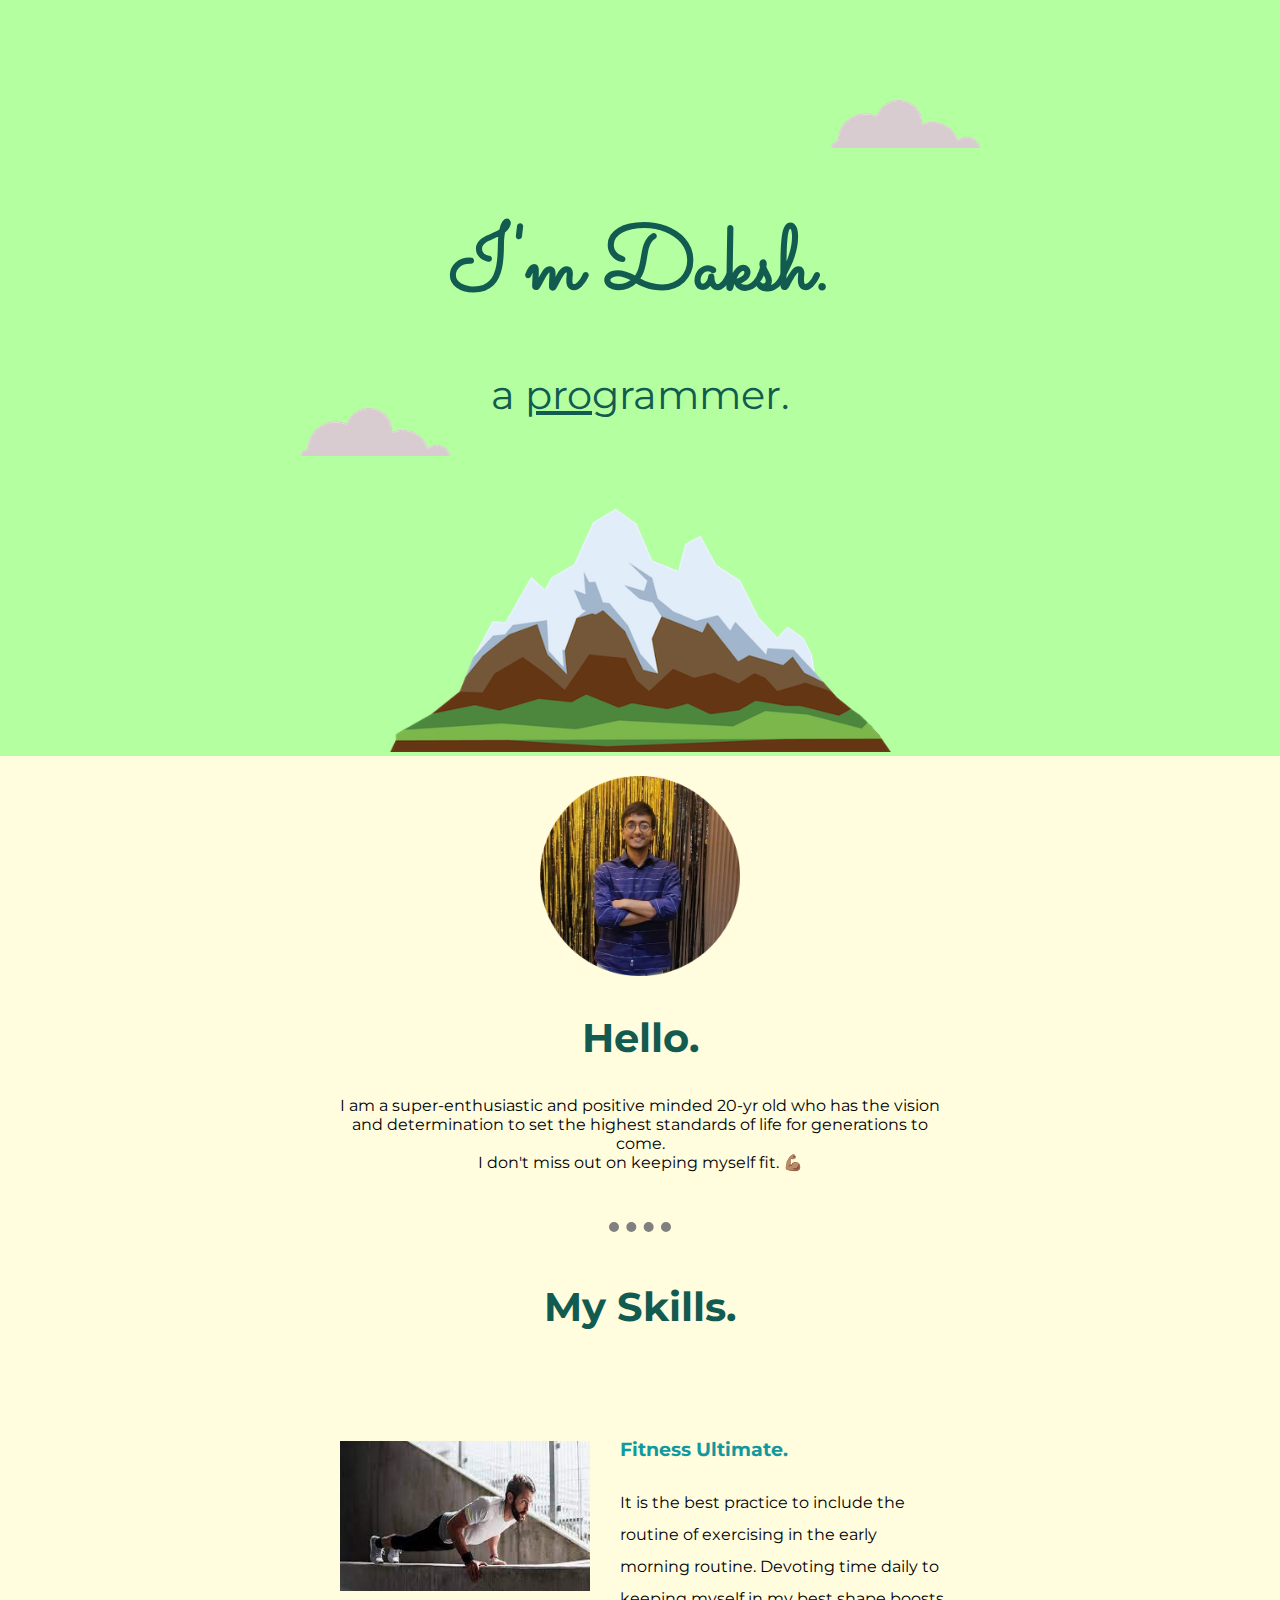
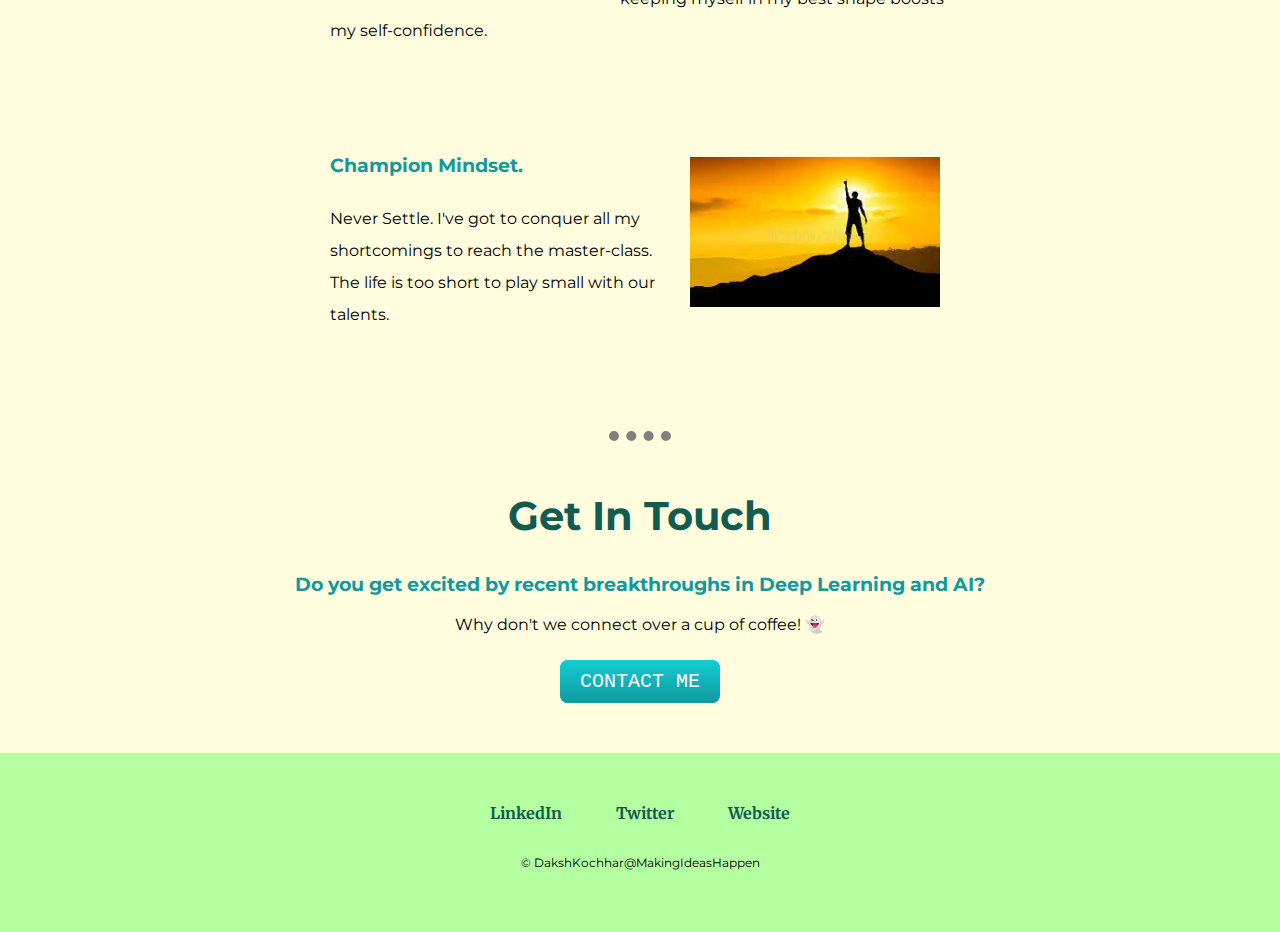
<file: index.html>
<!DOCTYPE html>
<html lang="en" dir="ltr">

<head>
  <meta charset="utf-8">
  <title>Daksh Kochhar</title>
  <link rel="stylesheet" href="css/styles.css">
  <link rel="icon" href="favicon.ico">
  <link rel="preconnect" href="https://fonts.googleapis.com">
  <link rel="preconnect" href="https://fonts.gstatic.com" crossorigin>
  <link href="https://fonts.googleapis.com/css2?family=Merriweather&family=Montserrat&family=Sacramento&display=swap" rel="stylesheet">
</head>

<body>
  <div class="top-container">
    <img class="top-cloud" src="images/cloud.png" alt="cloud-img">
    <h1 class="intro">I'm Daksh.</h1>
    <h2 class="normal intro">a <span class="pro">pro</span>grammer.</h2>
    <img class="bottom-cloud" src="images/cloud.png" alt="cloud-img">
    <img class="mountain" src="images/mountain.png" alt="mountain-img">
  </div>

  <div class="middle-container">
    <div class="profile">
      <img src="images/profile_pic_circle_zoomed.png" alt="profile_pic" id="pro_pic">
      <h2>Hello.</h2>
      <p class="desc">I am a super-enthusiastic and positive minded 20-yr old who has the vision and determination to set the highest standards of life for generations to come. <br> I don't miss out on keeping myself fit. 💪🏽
      </p>
    </div>
    <hr>
    <div class="skills">
      <h2>My Skills.</h2>
      <div class="skill-row">
        <img class="sk" src="images/fitness.jpg" alt="">
        <h3>Fitness Ultimate.</h3>
        <p>It is the best practice to include the routine of exercising in the early morning routine. Devoting time daily to keeping myself in my best shape boosts my self-confidence.</p>
      </div>
      <div class="skill-row">
      <img class="sk1" src="images/champion.jpg" alt="">
        <h3>Champion Mindset.</h3>
        <p>Never Settle. I've got to conquer all my shortcomings to reach the master-class. The life is too short to play small with our talents.</p>
      </div>
    </div>
    <hr>
    <div class="contact-me">
      <h2>Get In Touch</h2>
      <h3>Do you get excited by recent breakthroughs in Deep Learning and AI?</h3>
      <p> Why don't we connect over a cup of coffee! 👻 </p> <br>
      <a class="btn" href="dakshkochhar2002@gmail.com">CONTACT ME</a>
      <br> <br> <br>
    </div>
  </div>


  <div class="bottom-container">
    <a class="footer-link" href="https://www.linkedin.com/in/daksh-kochhar-26631a201/" target="_blank">LinkedIn</a>
    <a class="footer-link" href="https://twitter.com/KochharDaksh" target="_blank">Twitter</a>
    <a class="footer-link" href="https://17atgithub.github.io/cv/" target="_blank">Website</a>
    <br> <br>
    <p class="cr">© DakshKochhar@MakingIdeasHappen</p>
  </div>

</body>

</html>
</file>
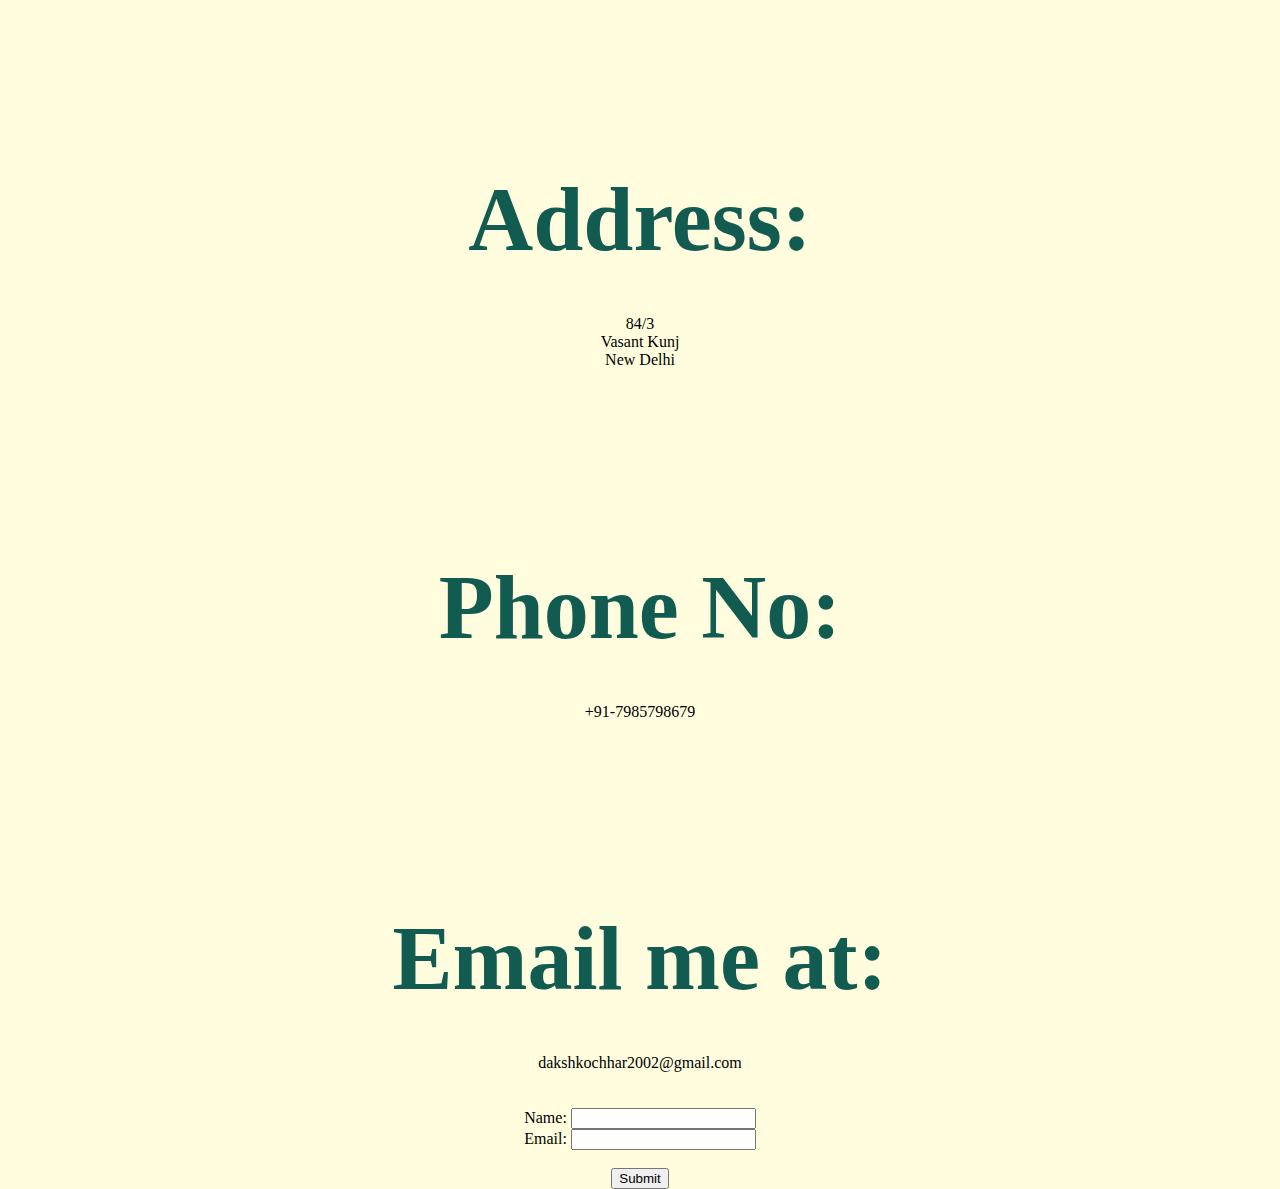
<file: contact.htm>
<!DOCTYPE html>
<html lang="en" dir="ltr">
  <head>
    <meta charset="utf-8">
    <title>Contact Me | Daksh Kochhar</title>
    <link rel="stylesheet" href="css/styles.css">
  </head>
  <body>
    <h1><strong>Address:</strong></h1>
    84/3
    <br>
    Vasant Kunj
    <br>
    New Delhi
    <br>
    <br>
    <h1><strong>Phone No:</strong></h1>
    +91-7985798679
    <br>
    <br>
    <h1><strong>Email me at:</strong></h1>
    dakshkochhar2002@gmail.com
    <br>
    <br>
    <br>
    <label for="name">Name: </label>
    <input type="text" id="name">
    <br>
    <label for="email">Email: </label>
    <input type="email" id="email">
    <br>
    <br>
    <input type="submit" name="" value="Submit">
  </body>
</html>
</file>
<file: css/styles.css>
/* -----------------TAG styling----------------- */
body {
  margin: 0;
  text-align: center;
  font-family: 'Merriweather', serif;
  background-color: #FFFDDE;
}

h1 {
  margin-bottom: 5px;
  padding: 70px 10px 0px;
  font-family: 'Sacramento', cursive;
  font-size: 5.625rem;
  color: #125B50;
  line-height: 2;
}

p {
  font-family: 'Montserrat', sans-serif;
}

h2 {
  font-family: 'Montserrat', sans-serif;
  font-size: 2.5rem;
  color: #125B50;
  font-weight: bold;
}

h3 {
  font-family: 'Montserrat', sans-serif;
  color: #11999E
}

a {
  color: #11999E;
}

hr {
  margin: 50px auto;
  width: 5%;
  border-style: none;
  border-top-style: dotted;
  border-width: 10px;
  border-color: grey;
}

a:hover {
  color: black;
}

/* -----------------CLASS styling----------------- */
.top-container {
  background-color: #B4FF9F;
  position: relative;
  padding-top: 100px;
}

.intro {
  margin-top: 10px;
}

.top-cloud {
  position: absolute;
  top: 100px;
  right: 300px;
}

.bottom-cloud {
  position: absolute;
  bottom: 300px;
  left: 300px;
}

.mountain {
  height: 300px;
}

.pro {
  text-decoration: underline;
}

.middle-container {
  padding: 20px;
}

.sk {
  margin: 10px;
  width: 250px;
  height: 150px;
  float: left;
  margin-right: 30px;
}

.sk1 {
  margin: 10px;
  width: 250px;
  height: 150px;
  float: right;
  margin-left: 30px;
}

.skill-row {
  width: 50%;
  margin: 100px auto;
  text-align: left;
  line-height: 2;
}

.desc {
  width: 50%;
  margin: auto;
}

.normal {
  font-weight: normal;
}

/* .desc {
  clear: left;
}

.desc1 {
  clear: right;
} */
.btn {
  background: #11cdd4;
  background-image: -webkit-linear-gradient(top, #11cdd4, #11999e);
  background-image: -moz-linear-gradient(top, #11cdd4, #11999e);
  background-image: -ms-linear-gradient(top, #11cdd4, #11999e);
  background-image: -o-linear-gradient(top, #11cdd4, #11999e);
  background-image: linear-gradient(to bottom, #11cdd4, #11999e);
  -webkit-border-radius: 8;
  -moz-border-radius: 8;
  border-radius: 8px;
  font-family: Courier New;
  color: #ffffff;
  font-size: 20px;
  padding: 10px 20px 10px 20px;
  text-decoration: none;
}

.btn:hover {
  background: #30e3cb;
  background-image: -webkit-linear-gradient(top, #30e3cb, #2bc4ad);
  background-image: -moz-linear-gradient(top, #30e3cb, #2bc4ad);
  background-image: -ms-linear-gradient(top, #30e3cb, #2bc4ad);
  background-image: -o-linear-gradient(top, #30e3cb, #2bc4ad);
  background-image: linear-gradient(to bottom, #30e3cb, #2bc4ad);
  text-decoration: none;
}

.bottom-container {
  background-color: #B4FF9F;
  margin: 0;
  padding: 50px;
}

.footer-link {
  color: #125B50;
  font-weight: bold;
  padding: 5px;
  margin: 20px;
  text-decoration: none;
}

.cr {
  color: black;
  font-size: 75%;
}

/* -----------------ID styling----------------- */
#pro_pic {
  height: 200px;
  width: 200px;
}
</file>
